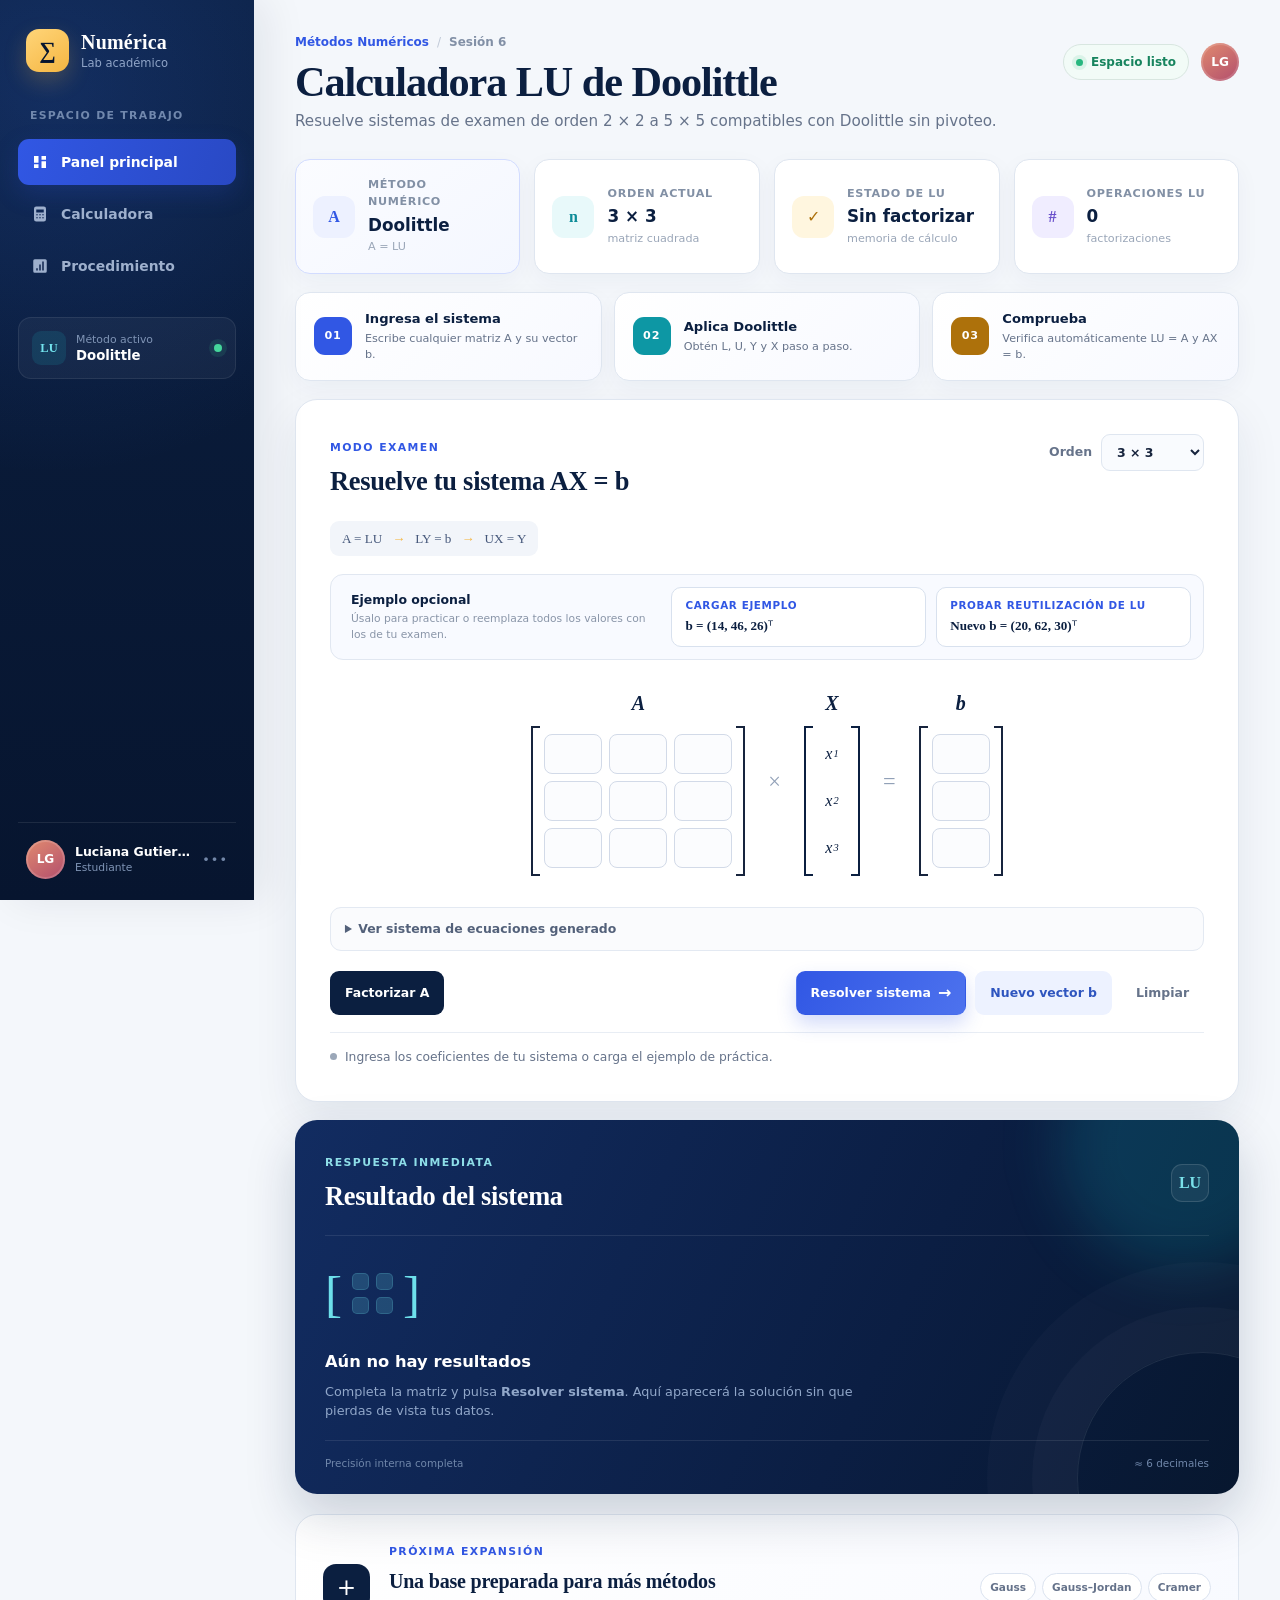
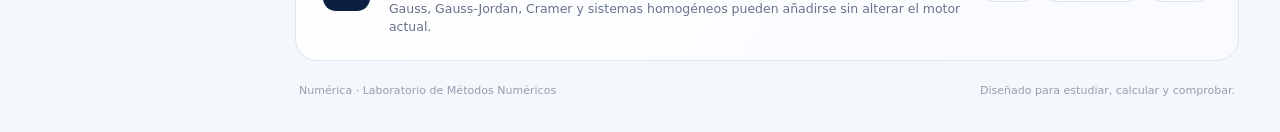
<file: Calculadora_SEL_Doolittle/index.html>
<!doctype html>
<html lang="es">
<head>
  <meta charset="UTF-8">
  <meta name="viewport" content="width=device-width, initial-scale=1.0">
  <meta name="description" content="Dashboard educativo para resolver sistemas lineales mediante factorización LU de Doolittle.">
  <title>Numérica · Dashboard Doolittle</title>
  <link rel="icon" href="data:image/svg+xml,%3Csvg xmlns='http://www.w3.org/2000/svg' viewBox='0 0 64 64'%3E%3Crect width='64' height='64' rx='16' fill='%230b1f44'/%3E%3Cpath d='M43 16H20l14 16-14 16h23' fill='none' stroke='%23ffc857' stroke-width='7' stroke-linecap='round' stroke-linejoin='round'/%3E%3C/svg%3E">
  <link rel="stylesheet" href="css/styles.css">
</head>
<body>
  <div class="app-shell">
    <aside class="sidebar" aria-label="Navegación principal">
      <a class="sidebar-brand" href="#dashboard" aria-label="Ir al panel principal">
        <span class="brand-symbol" aria-hidden="true">∑</span>
        <span class="brand-copy"><strong>Numérica</strong><small>Lab académico</small></span>
      </a>

      <nav class="sidebar-nav">
        <span class="nav-caption">Espacio de trabajo</span>
        <a class="nav-link active" href="#dashboard">
          <svg viewBox="0 0 24 24" aria-hidden="true"><path d="M4 13h6V4H4v9Zm0 7h6v-5H4v5Zm10 0h6v-9h-6v9Zm0-16v5h6V4h-6Z"/></svg>
          <span>Panel principal</span>
        </a>
        <a class="nav-link" href="#calculator">
          <svg viewBox="0 0 24 24" aria-hidden="true"><path d="M7 2h10a3 3 0 0 1 3 3v14a3 3 0 0 1-3 3H7a3 3 0 0 1-3-3V5a3 3 0 0 1 3-3Zm0 4v4h10V6H7Zm1 8a1 1 0 1 0 0-2 1 1 0 0 0 0 2Zm4 0a1 1 0 1 0 0-2 1 1 0 0 0 0 2Zm4 0a1 1 0 1 0 0-2 1 1 0 0 0 0 2Zm-8 4a1 1 0 1 0 0-2 1 1 0 0 0 0 2Zm4 0a1 1 0 1 0 0-2 1 1 0 0 0 0 2Zm4 0a1 1 0 1 0 0-2 1 1 0 0 0 0 2Z"/></svg>
          <span>Calculadora</span>
        </a>
        <a class="nav-link" href="#results">
          <svg viewBox="0 0 24 24" aria-hidden="true"><path d="M5 3h14a2 2 0 0 1 2 2v14a2 2 0 0 1-2 2H5a2 2 0 0 1-2-2V5a2 2 0 0 1 2-2Zm2 12v3h2v-3H7Zm4-5v8h2v-8h-2Zm4-4v12h2V6h-2Z"/></svg>
          <span>Procedimiento</span>
        </a>
      </nav>

      <div class="method-mini-card">
        <div class="method-mini-icon">LU</div>
        <div><small>Método activo</small><strong>Doolittle</strong></div>
        <span class="pulse-dot" aria-label="Disponible"></span>
      </div>

      <div class="sidebar-profile">
        <div class="avatar">LG</div>
        <div class="profile-copy"><strong>Luciana Gutierrez</strong><small>Estudiante</small></div>
        <span class="profile-more" aria-hidden="true">•••</span>
      </div>
    </aside>

    <main class="main-content" id="dashboard">
      <header class="dashboard-header">
        <div>
          <div class="breadcrumb"><span>Métodos Numéricos</span><b>/</b><span>Sesión 6</span></div>
          <h1>Calculadora LU de Doolittle</h1>
          <p>Resuelve sistemas de examen de orden 2 × 2 a 5 × 5 compatibles con Doolittle sin pivoteo.</p>
        </div>
        <div class="header-actions">
          <span class="live-badge"><i></i> Espacio listo</span>
          <div class="header-avatar">LG</div>
        </div>
      </header>

      <section class="metric-grid" aria-label="Resumen del método">
        <article class="metric-card metric-featured"><div class="metric-icon">A</div><div><span>Método numérico</span><strong>Doolittle</strong><small>A = LU</small></div></article>
        <article class="metric-card"><div class="metric-icon cyan">n</div><div><span>Orden actual</span><strong id="current-order">3 × 3</strong><small>matriz cuadrada</small></div></article>
        <article class="metric-card"><div class="metric-icon amber">✓</div><div><span>Estado de LU</span><strong id="matrix-state">Sin factorizar</strong><small>memoria de cálculo</small></div></article>
        <article class="metric-card"><div class="metric-icon violet">#</div><div><span>Operaciones LU</span><strong id="factorization-count" data-testid="factorization-count">0</strong><small>factorizaciones</small></div></article>
      </section>

      <section class="exam-guide" aria-label="Flujo de resolución para examen">
        <article class="exam-step"><span>01</span><div><strong>Ingresa el sistema</strong><small>Escribe cualquier matriz A y su vector b.</small></div></article>
        <article class="exam-step"><span>02</span><div><strong>Aplica Doolittle</strong><small>Obtén L, U, Y y X paso a paso.</small></div></article>
        <article class="exam-step"><span>03</span><div><strong>Comprueba</strong><small>Verifica automáticamente LU = A y AX = b.</small></div></article>
      </section>

      <section class="workspace-grid" id="calculator">
        <article class="calculator-card panel-card">
          <div class="panel-heading">
            <div><span class="section-label">Modo examen</span><h2>Resuelve tu sistema AX = b</h2></div>
            <label class="order-control" for="system-order"><span>Orden</span><select id="system-order" data-testid="system-order"><option value="2">2 × 2</option><option value="3" selected>3 × 3</option><option value="4">4 × 4</option><option value="5">5 × 5</option></select></label>
          </div>

          <div class="formula-ribbon" aria-label="Flujo del método"><span>A = LU</span><b>→</b><span>LY = b</span><b>→</b><span>UX = Y</span></div>

          <div class="exercise-presets" aria-label="Ejemplo opcional de práctica">
            <div class="preset-copy"><span>Ejemplo opcional</span><small>Úsalo para practicar o reemplaza todos los valores con los de tu examen.</small></div>
            <button id="load-example" class="exercise-button" type="button" data-testid="load-example"><span>Cargar ejemplo</span><strong>b = (14, 46, 26)ᵀ</strong></button>
            <button id="load-second" class="exercise-button" type="button" data-testid="load-second"><span>Probar reutilización de LU</span><strong>Nuevo b = (20, 62, 30)ᵀ</strong></button>
          </div>

          <div class="input-equation" aria-label="Entrada matricial A por X igual a b">
            <div class="input-block"><span class="math-label">A</span><div id="matrix-inputs" class="matrix-inputs" data-testid="matrix-inputs"></div></div>
            <span class="equation-symbol">×</span>
            <div class="symbolic-vector" aria-label="Vector de incógnitas X"><span class="math-label">X</span><div id="unknown-vector" class="unknown-vector"></div></div>
            <span class="equation-symbol">=</span>
            <div class="input-block"><span class="math-label">b</span><div id="vector-inputs" class="vector-inputs" data-testid="vector-inputs"></div></div>
          </div>

          <details class="equation-details"><summary>Ver sistema de ecuaciones generado</summary><div id="equation-preview" class="equation-preview" aria-live="polite"></div></details>

          <div class="actions" aria-label="Acciones de la calculadora">
            <button id="factorize" class="button button-secondary" type="button" data-testid="factorize">Factorizar A</button>
            <button id="solve" class="button button-primary" type="button" data-testid="solve">Resolver sistema <span>→</span></button>
            <button id="new-vector" class="button button-soft" type="button" data-testid="new-vector">Nuevo vector b</button>
            <button id="clear" class="button button-text" type="button" data-testid="clear">Limpiar</button>
          </div>
          <div id="status" class="status status-neutral" role="status" aria-live="polite">Ingresa los coeficientes de tu sistema o carga el ejemplo de práctica.</div>
        </article>

        <section class="quick-result-card" aria-labelledby="quick-result-title">
          <div class="result-glow" aria-hidden="true"></div>
          <div class="quick-result-heading"><div><span class="section-label light">Respuesta inmediata</span><h2 id="quick-result-title">Resultado del sistema</h2></div><span class="result-chip">LU</span></div>
          <div id="quick-result" class="quick-result" data-testid="quick-result">
            <div class="empty-result-art" aria-hidden="true"><span>[</span><div><i></i><i></i><i></i><i></i></div><span>]</span></div>
            <h3>Aún no hay resultados</h3>
            <p>Completa la matriz y pulsa <strong>Resolver sistema</strong>. Aquí aparecerá la solución sin que pierdas de vista tus datos.</p>
          </div>
          <div class="quick-footer"><span>Precisión interna completa</span><span>≈ 6 decimales</span></div>
        </section>
      </section>

      <section id="results" class="results panel-card" aria-labelledby="results-title" hidden>
        <div class="results-header"><div><span id="results-phase-label" class="section-label">Procedimiento completo</span><h2 id="results-title">Resolución paso a paso</h2><p id="results-description">Descomposición A = LU, sustituciones sucesivas y comprobaciones del sistema ingresado.</p></div><div class="results-badge"><span>7</span> etapas verificadas</div></div>
        <div id="result-content"></div>
      </section>

      <section class="future-card"><div class="future-mark">+</div><div><span class="section-label">Próxima expansión</span><h2>Una base preparada para más métodos</h2><p>Gauss, Gauss-Jordan, Cramer y sistemas homogéneos pueden añadirse sin alterar el motor actual.</p></div><div class="future-tags"><span>Gauss</span><span>Gauss–Jordan</span><span>Cramer</span></div></section>
      <footer class="dashboard-footer"><span>Numérica · Laboratorio de Métodos Numéricos</span><span>Diseñado para estudiar, calcular y comprobar.</span></footer>
    </main>
  </div>
  <script type="module" src="js/app.js"></script>
</body>
</html>
</file>
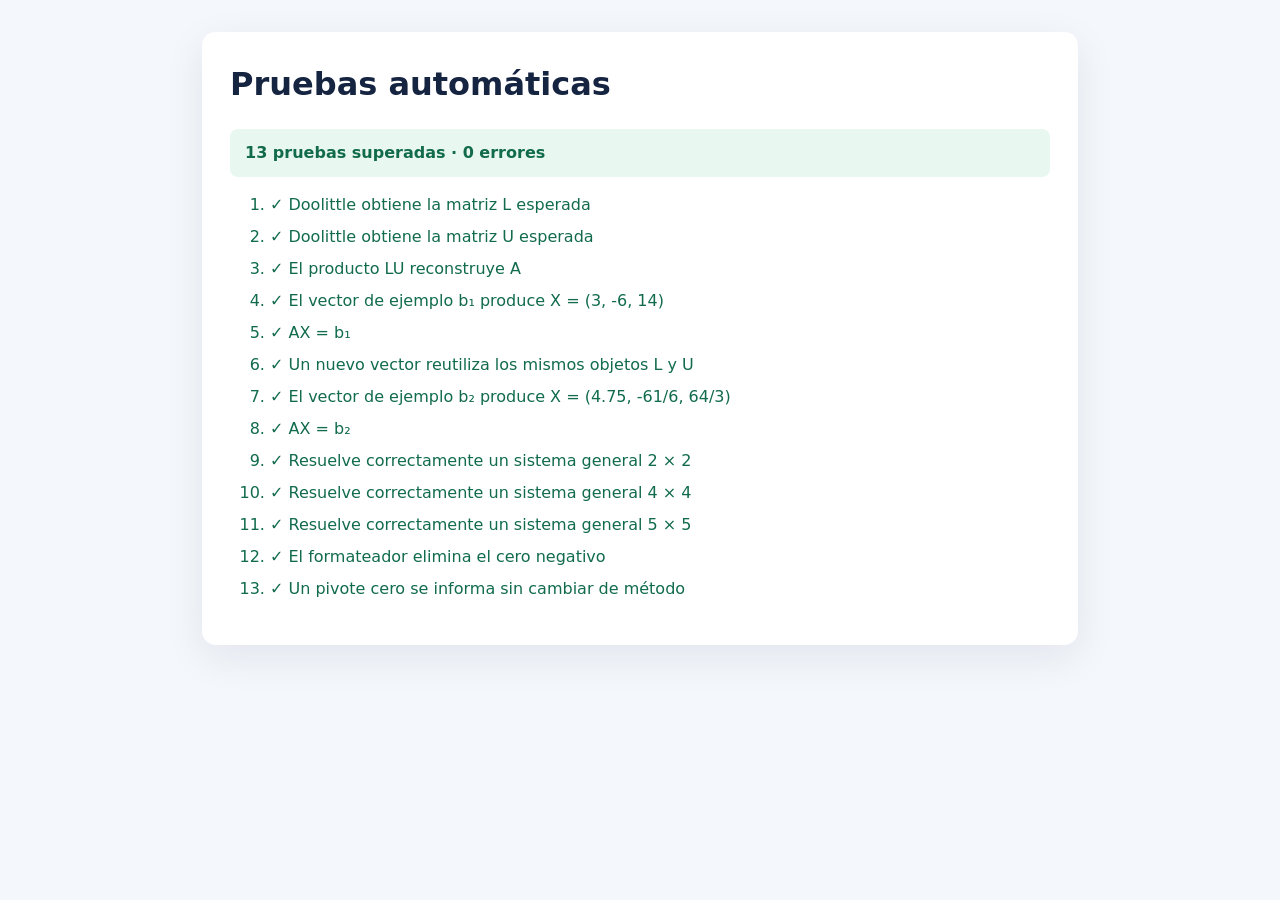
<file: Calculadora_SEL_Doolittle/tests/test.html>
<!doctype html>
<html lang="es">
<head>
  <meta charset="UTF-8">
  <meta name="viewport" content="width=device-width, initial-scale=1.0">
  <title>Pruebas · Doolittle</title>
  <link rel="icon" href="data:,">
  <style>
    body { margin: 0; padding: 32px; color: #152440; background: #f4f7fb; font: 16px/1.5 system-ui, sans-serif; }
    main { max-width: 820px; margin: auto; padding: 28px; border-radius: 14px; background: white; box-shadow: 0 12px 40px #18335b15; }
    h1 { margin-top: 0; }
    #summary { padding: 12px 15px; border-radius: 8px; font-weight: 800; }
    .pass { color: #116b4c; background: #e8f7f0; }
    .fail { color: #a52f2f; background: #fff0f0; }
    li { margin: 8px 0; }
  </style>
</head>
<body>
  <main>
    <h1>Pruebas automáticas</h1>
    <p id="summary">Ejecutando…</p>
    <ol id="results"></ol>
  </main>
  <script type="module">
    import {
      doolittle, solveWithLU, multiplyMatrices, multiplyMatrixVector,
      approximatelyEqualMatrix, approximatelyEqualVector, formatNumber
    } from "../js/doolittle.js";

    const output = document.querySelector("#results");
    const summary = document.querySelector("#summary");
    let passed = 0;
    let failed = 0;

    function test(name, fn) {
      const item = document.createElement("li");
      try {
        fn();
        passed += 1;
        item.textContent = `✓ ${name}`;
        item.style.color = "#116b4c";
      } catch (error) {
        failed += 1;
        item.textContent = `✗ ${name}: ${error.message}`;
        item.style.color = "#a52f2f";
      }
      output.append(item);
    }

    function assert(condition, message) {
      if (!condition) throw new Error(message);
    }

    const A = [[4, 2, 1], [12, 10, 5], [-8, 8, 7]];
    const b1 = [14, 46, 26];
    const b2 = [20, 62, 30];
    const factorization = doolittle(A);

    test("Doolittle obtiene la matriz L esperada", () => {
      assert(approximatelyEqualMatrix(factorization.L, [[1, 0, 0], [3, 1, 0], [-2, 3, 1]]), "L no coincide");
    });
    test("Doolittle obtiene la matriz U esperada", () => {
      assert(approximatelyEqualMatrix(factorization.U, [[4, 2, 1], [0, 4, 2], [0, 0, 3]]), "U no coincide");
    });
    test("El producto LU reconstruye A", () => {
      assert(approximatelyEqualMatrix(multiplyMatrices(factorization.L, factorization.U), A), "LU no reconstruye A");
    });

    const first = solveWithLU(factorization.L, factorization.U, b1);
    test("El vector de ejemplo b₁ produce X = (3, -6, 14)", () => {
      assert(approximatelyEqualVector(first.x, [3, -6, 14]), `X = ${first.x}`);
    });
    test("AX = b₁", () => {
      assert(approximatelyEqualVector(multiplyMatrixVector(A, first.x), b1), "AX no coincide con b₁");
    });

    const sameL = factorization.L;
    const sameU = factorization.U;
    const second = solveWithLU(sameL, sameU, b2);
    test("Un nuevo vector reutiliza los mismos objetos L y U", () => {
      assert(sameL === factorization.L && sameU === factorization.U, "Se reemplazaron L o U");
    });
    test("El vector de ejemplo b₂ produce X = (4.75, -61/6, 64/3)", () => {
      assert(approximatelyEqualVector(second.x, [4.75, -61 / 6, 64 / 3]), `X = ${second.x}`);
    });
    test("AX = b₂", () => {
      assert(approximatelyEqualVector(multiplyMatrixVector(A, second.x), b2), "AX no coincide con b₂");
    });

    const generalCases = [
      {
        label: "2 × 2",
        A: [[2, 1], [4, 3]],
        x: [3, -2]
      },
      {
        label: "4 × 4",
        A: multiplyMatrices(
          [[1, 0, 0, 0], [2, 1, 0, 0], [-1, 3, 1, 0], [0.5, -2, 1, 1]],
          [[4, 1, -2, 0], [0, 3, 1, 2], [0, 0, 5, -1], [0, 0, 0, 2]]
        ),
        x: [2, -1, 3, 0.5]
      },
      {
        label: "5 × 5",
        A: multiplyMatrices(
          [[1, 0, 0, 0, 0], [1, 1, 0, 0, 0], [-2, 0.5, 1, 0, 0], [3, -1, 2, 1, 0], [0.25, 2, -1, 1.5, 1]],
          [[3, 1, 0, -2, 1], [0, 4, 2, 0, -1], [0, 0, 5, 1, 2], [0, 0, 0, 2, 3], [0, 0, 0, 0, 6]]
        ),
        x: [1, -2, 0.5, 3, -1]
      }
    ];

    generalCases.forEach((example) => {
      const rightSide = multiplyMatrixVector(example.A, example.x);
      const lu = doolittle(example.A);
      const solved = solveWithLU(lu.L, lu.U, rightSide);
      test(`Resuelve correctamente un sistema general ${example.label}`, () => {
        assert(approximatelyEqualMatrix(multiplyMatrices(lu.L, lu.U), example.A), "LU no reconstruye A");
        assert(approximatelyEqualVector(solved.x, example.x), `X = ${solved.x}`);
        assert(approximatelyEqualVector(multiplyMatrixVector(example.A, solved.x), rightSide), "AX no coincide con b");
      });
    });
    test("El formateador elimina el cero negativo", () => {
      assert(formatNumber(-1e-13) === "0", "Se mostró un cero negativo");
    });
    test("Un pivote cero se informa sin cambiar de método", () => {
      let detected = false;
      try { doolittle([[0, 1], [1, 1]]); } catch (error) { detected = error.code === "ZERO_PIVOT"; }
      assert(detected, "No se detectó el pivote cero");
    });

    summary.textContent = failed === 0 ? `${passed} pruebas superadas · 0 errores` : `${passed} superadas · ${failed} errores`;
    summary.className = failed === 0 ? "pass" : "fail";
    document.documentElement.dataset.testStatus = failed === 0 ? "passed" : "failed";
  </script>
</body>
</html>
</file>
<file: Calculadora_SEL_Doolittle/css/styles.css>
:root {
  --navy-950:#07152f;--navy-900:#0b1f40;--navy-800:#12305b;--ink:#17243d;--muted:#66738a;
  --canvas:#f4f7fb;--paper:#fff;--line:#dfe6f0;--blue:#3157e4;--blue-dark:#203eb1;
  --cyan:#15b8c8;--amber:#f5b642;--violet:#7b61e8;--success:#17845e;--danger:#bf4148;--warning:#ad710b;
  --radius-lg:22px;--radius-md:15px;--shadow:0 18px 45px rgba(19,40,78,.08);
  font-family:Inter,ui-sans-serif,system-ui,-apple-system,BlinkMacSystemFont,"Segoe UI",sans-serif;color:var(--ink);background:var(--canvas);font-synthesis:none
}
*{box-sizing:border-box}html{scroll-behavior:smooth}body{margin:0;min-width:320px;background:var(--canvas);line-height:1.5}button,input,select{font:inherit}button{color:inherit}h1,h2,h3,p{margin-top:0}a{color:inherit}.app-shell{min-height:100vh}

.sidebar{position:fixed;inset:0 auto 0 0;z-index:20;display:flex;flex-direction:column;width:254px;padding:25px 18px 18px;color:#dce7fb;background:radial-gradient(circle at 20% 10%,rgba(50,104,218,.22),transparent 24rem),linear-gradient(180deg,var(--navy-900),var(--navy-950));box-shadow:12px 0 40px rgba(7,21,47,.08)}
.sidebar::after{content:"";position:absolute;inset:0;pointer-events:none;opacity:.14;background-image:radial-gradient(rgba(255,255,255,.55) .7px,transparent .7px);background-size:18px 18px;mask-image:linear-gradient(to bottom,#000,transparent 65%)}.sidebar>*{position:relative;z-index:1}
.sidebar-brand{display:flex;align-items:center;gap:12px;padding:4px 8px 28px;color:#fff;text-decoration:none}.brand-symbol{display:grid;place-items:center;width:43px;height:43px;border-radius:13px;color:var(--navy-950);background:linear-gradient(145deg,#ffd579,var(--amber));box-shadow:0 9px 22px rgba(245,182,66,.22);font-family:Georgia,serif;font-size:1.45rem;font-weight:800}.brand-copy{display:grid;line-height:1.2}.brand-copy strong{font-family:Georgia,serif;font-size:1.25rem;letter-spacing:.01em}.brand-copy small{margin-top:3px;color:#8fa4c7;font-size:.72rem}
.sidebar-nav{display:grid;gap:6px}.nav-caption{margin:8px 12px 9px;color:#7188ad;font-size:.68rem;font-weight:800;letter-spacing:.12em;text-transform:uppercase}.nav-link{display:flex;align-items:center;gap:12px;min-height:46px;padding:0 13px;border-radius:11px;color:#9eb0cd;text-decoration:none;font-size:.87rem;font-weight:680;transition:.18s ease}.nav-link svg{width:18px;height:18px;fill:currentColor}.nav-link:hover{color:#fff;background:rgba(255,255,255,.065)}.nav-link.active{color:#fff;background:linear-gradient(110deg,#3157e4,#2949c4);box-shadow:0 9px 24px rgba(40,75,194,.24)}
.method-mini-card{display:flex;align-items:center;gap:10px;margin-top:28px;padding:13px;border:1px solid rgba(255,255,255,.08);border-radius:13px;background:rgba(255,255,255,.045)}.method-mini-icon{display:grid;place-items:center;width:34px;height:34px;border-radius:9px;color:#73e4ee;background:rgba(21,184,200,.14);font-family:Georgia,serif;font-size:.78rem;font-weight:800}.method-mini-card div:nth-child(2){display:grid;line-height:1.3}.method-mini-card small{color:#7f94b5;font-size:.68rem}.method-mini-card strong{color:#fff;font-size:.83rem}.pulse-dot{width:8px;height:8px;margin-left:auto;border-radius:50%;background:#45d69b;box-shadow:0 0 0 5px rgba(69,214,155,.11)}
.sidebar-profile{display:flex;align-items:center;gap:10px;margin-top:auto;padding:17px 8px 3px;border-top:1px solid rgba(255,255,255,.09)}.avatar,.header-avatar{display:grid;place-items:center;flex:0 0 auto;border-radius:50%;color:#fff;background:linear-gradient(145deg,#e18b6f,#b24e6d);font-size:.76rem;font-weight:850;box-shadow:inset 0 0 0 2px rgba(255,255,255,.15)}.avatar{width:39px;height:39px}.profile-copy{display:grid;min-width:0;line-height:1.3}.profile-copy strong{overflow:hidden;color:#fff;font-size:.78rem;text-overflow:ellipsis;white-space:nowrap}.profile-copy small{color:#7f94b5;font-size:.67rem}.profile-more{margin-left:auto;color:#7387a8;font-size:.8rem;letter-spacing:.08em}

.main-content{min-height:100vh;margin-left:254px;padding:33px clamp(24px,3.2vw,52px) 30px}.dashboard-header{display:flex;align-items:flex-start;justify-content:space-between;gap:28px;margin-bottom:26px}.breadcrumb{display:flex;align-items:center;gap:8px;margin-bottom:8px;color:#8290a6;font-size:.75rem;font-weight:650}.breadcrumb span:first-child{color:var(--blue)}.breadcrumb b{color:#c0c9d7;font-weight:500}.dashboard-header h1{margin-bottom:5px;color:var(--navy-900);font-family:Georgia,"Times New Roman",serif;font-size:clamp(2rem,3.3vw,2.75rem);font-weight:600;line-height:1.1;letter-spacing:-.025em}.dashboard-header p{margin-bottom:0;color:var(--muted);font-size:.95rem}.header-actions{display:flex;align-items:center;gap:12px;padding-top:10px}.live-badge{display:inline-flex;align-items:center;gap:8px;padding:8px 12px;border:1px solid #d8e6e0;border-radius:999px;color:var(--success);background:#f2fbf7;font-size:.75rem;font-weight:750}.live-badge i{width:7px;height:7px;border-radius:50%;background:#28b77f;box-shadow:0 0 0 4px rgba(40,183,127,.12)}.header-avatar{width:38px;height:38px}
.metric-grid{display:grid;grid-template-columns:repeat(4,minmax(0,1fr));gap:14px;margin-bottom:18px}.metric-card{display:flex;align-items:center;gap:13px;min-height:101px;padding:17px;border:1px solid var(--line);border-radius:var(--radius-md);background:var(--paper);box-shadow:0 8px 25px rgba(27,46,82,.045)}.metric-card>div:last-child{display:grid;min-width:0}.metric-card span{color:#8290a5;font-size:.7rem;font-weight:750;text-transform:uppercase;letter-spacing:.06em}.metric-card strong{overflow:hidden;margin:2px 0 1px;color:var(--navy-900);font-size:1.05rem;text-overflow:ellipsis;white-space:nowrap}.metric-card small{color:#9aa6b8;font-size:.7rem}.metric-icon{display:grid;place-items:center;flex:0 0 auto;width:42px;height:42px;border-radius:12px;color:var(--blue);background:#edf1ff;font-family:Georgia,serif;font-size:1rem;font-weight:800}.metric-icon.cyan{color:#0d8c98;background:#e8f9fa}.metric-icon.amber{color:#ad710b;background:#fff6df}.metric-icon.violet{color:#6a50cb;background:#f0edff}.metric-featured{border-color:#d2dcff;background:linear-gradient(145deg,#fbfcff,#f4f7ff)}
.exam-guide{display:grid;grid-template-columns:repeat(3,minmax(0,1fr));gap:12px;margin-bottom:18px}.exam-step{display:flex;align-items:center;gap:13px;padding:16px 18px;border:1px solid var(--line);border-radius:var(--radius-md);background:linear-gradient(135deg,#fff,#f7f9ff);box-shadow:0 8px 25px rgba(27,46,82,.045)}.exam-step>span{display:grid;place-items:center;flex:0 0 auto;width:38px;height:38px;border-radius:11px;color:#fff;background:var(--blue);font-size:.7rem;font-weight:900;letter-spacing:.07em}.exam-step:nth-child(2)>span{background:#0d97a4}.exam-step:nth-child(3)>span{background:#ad710b}.exam-step div{display:grid;min-width:0}.exam-step strong{color:var(--navy-900);font-size:.82rem}.exam-step small{margin-top:2px;color:var(--muted);font-size:.7rem}

.workspace-grid{display:grid;grid-template-columns:minmax(0,1fr);gap:18px;align-items:stretch}.panel-card{border:1px solid var(--line);border-radius:var(--radius-lg);background:var(--paper);box-shadow:var(--shadow)}.calculator-card{min-width:0;padding:clamp(22px,2.7vw,34px)}.panel-heading,.quick-result-heading,.results-header{display:flex;align-items:flex-start;justify-content:space-between;gap:22px}.section-label{color:var(--blue);font-size:.68rem;font-weight:850;letter-spacing:.13em;text-transform:uppercase}.section-label.light{color:#8edee8}h2{margin:4px 0 0;color:var(--navy-900);font-family:Georgia,"Times New Roman",serif;font-size:1.65rem;font-weight:600;letter-spacing:-.01em}.order-control{display:flex;align-items:center;gap:9px;color:var(--muted);font-size:.78rem;font-weight:760}select{padding:9px 33px 9px 11px;border:1px solid var(--line);border-radius:9px;color:var(--ink);background:#f9fbfe;cursor:pointer}select:focus,input:focus{outline:none;border-color:var(--blue);box-shadow:0 0 0 3px rgba(49,87,228,.11)}
.formula-ribbon{display:flex;align-items:center;gap:10px;width:max-content;margin:19px 0 5px;padding:8px 12px;border-radius:9px;color:#45577a;background:#f2f5fa;font-family:Georgia,serif;font-size:.82rem}.formula-ribbon b{color:var(--amber)}.input-equation{display:flex;align-items:center;justify-content:center;gap:clamp(10px,1.8vw,25px);min-height:245px;padding:24px 12px;overflow-x:auto}.input-block,.symbolic-vector{display:grid;justify-items:center;gap:8px}.math-label{color:var(--navy-900);font-family:Georgia,serif;font-size:1.25rem;font-style:italic;font-weight:700}.matrix-inputs,.vector-inputs,.unknown-vector,.matrix-grid{position:relative;display:grid;gap:7px;padding:8px 13px}.matrix-inputs::before,.vector-inputs::before,.unknown-vector::before,.matrix-grid::before,.matrix-inputs::after,.vector-inputs::after,.unknown-vector::after,.matrix-grid::after{content:"";position:absolute;inset-block:0;width:7px;border-block:2px solid currentColor}.matrix-inputs::before,.vector-inputs::before,.unknown-vector::before,.matrix-grid::before{left:0;border-left:2px solid currentColor}.matrix-inputs::after,.vector-inputs::after,.unknown-vector::after,.matrix-grid::after{right:0;border-right:2px solid currentColor}.coefficient-input,.vector-input{width:58px;height:40px;padding:6px 4px;border:1px solid #d2dae8;border-radius:8px;color:var(--ink);background:#fbfcfe;text-align:center;transition:.16s ease}.coefficient-input:hover,.vector-input:hover{border-color:#aab8cf;background:#fff}.coefficient-input:disabled{color:#69758a;background:#e9eef5;cursor:not-allowed}.unknown-vector{color:var(--navy-900);font-family:Georgia,serif;font-style:italic}.unknown-vector span{display:flex;align-items:center;justify-content:center;gap:1px;width:30px;height:40px;white-space:nowrap}.unknown-vector sub{font-size:.65em}.equation-symbol{color:#91a0b7;font-family:Georgia,serif;font-size:1.4rem}
.exercise-presets{display:grid;grid-template-columns:minmax(180px,1fr) minmax(190px,.8fr) minmax(190px,.8fr);gap:10px;margin-top:18px;padding:12px;border:1px solid #e1e7f1;border-radius:13px;background:#f8faff}.preset-copy{display:grid;align-content:center;padding:0 8px}.preset-copy span{color:var(--navy-900);font-size:.78rem;font-weight:820}.preset-copy small{margin-top:2px;color:#8995a8;font-size:.67rem}.exercise-button{display:grid;gap:2px;padding:10px 13px;border:1px solid #d8e1ee;border-radius:10px;color:#53617a;background:#fff;text-align:left;cursor:pointer;transition:.16s ease}.exercise-button:hover{border-color:#aebfe2;transform:translateY(-1px)}.exercise-button span{color:var(--blue);font-size:.65rem;font-weight:850;letter-spacing:.06em;text-transform:uppercase}.exercise-button strong{color:var(--navy-900);font-family:"Cambria Math",Georgia,serif;font-size:.82rem}.exercise-button.is-active{border-color:#6f8cf0;background:#edf2ff;box-shadow:0 0 0 3px rgba(49,87,228,.09)}.exercise-button.is-active::after{content:"Seleccionado";margin-top:3px;color:var(--success);font-family:Inter,sans-serif;font-size:.61rem;font-weight:800}
.equation-details{margin:2px 0 20px;border:1px solid #e3e9f2;border-radius:11px;background:#fafbfd}.equation-details summary{padding:12px 14px;color:#53617a;font-size:.78rem;font-weight:760;cursor:pointer}.equation-preview{display:grid;gap:5px;padding:0 15px 14px;color:#40506c;font-family:Georgia,serif;font-size:.9rem}.actions{display:flex;flex-wrap:wrap;gap:9px}.button{display:inline-flex;align-items:center;justify-content:center;gap:7px;min-height:42px;padding:9px 14px;border:1px solid transparent;border-radius:9px;font-size:.78rem;font-weight:790;cursor:pointer;transition:transform .16s,box-shadow .16s,background .16s}.button:hover{transform:translateY(-1px)}.button:focus-visible{outline:3px solid rgba(49,87,228,.2);outline-offset:2px}.button svg{width:16px;height:16px;fill:none;stroke:currentColor;stroke-width:1.8;stroke-linecap:round;stroke-linejoin:round}.button-primary{margin-left:auto;color:#fff;background:linear-gradient(120deg,var(--blue),#4d72ee);box-shadow:0 9px 19px rgba(49,87,228,.22)}.button-primary:hover{background:linear-gradient(120deg,var(--blue-dark),var(--blue))}.button-primary span{font-size:1rem}.button-secondary{color:#fff;background:var(--navy-900)}.button-ghost{color:var(--navy-800);border-color:#cfd9e8;background:#fff}.button-soft{color:#2e55bf;background:#edf2ff}.button-text{color:var(--muted);background:transparent}.status{display:flex;align-items:flex-start;gap:8px;margin-top:17px;padding-top:15px;border-top:1px solid #e8edf4;color:var(--muted);font-size:.77rem}.status::before{content:"";flex:0 0 auto;width:7px;height:7px;margin-top:.38em;border-radius:50%;background:#9ba7b8}.status-success{color:var(--success)}.status-success::before{background:var(--success)}.status-warning{color:var(--warning)}.status-warning::before{background:var(--warning)}.status-error{color:var(--danger)}.status-error::before{background:var(--danger)}

.quick-result-card{position:relative;overflow:hidden;min-height:0;padding:29px 30px 22px;border-radius:var(--radius-lg);color:#fff;background:linear-gradient(115deg,#122c61 0%,#0b1e43 62%,#07172f 100%);box-shadow:0 22px 50px rgba(11,31,64,.18)}.quick-result-card::after{content:"";position:absolute;right:-90px;bottom:-110px;width:250px;height:250px;border:1px solid rgba(255,255,255,.09);border-radius:50%;box-shadow:0 0 0 45px rgba(255,255,255,.025),0 0 0 90px rgba(255,255,255,.018)}.result-glow{position:absolute;top:-100px;right:-70px;width:250px;height:250px;border-radius:50%;background:rgba(21,184,200,.18);filter:blur(28px)}.quick-result-card>:not(.result-glow){position:relative;z-index:1}.quick-result-heading{align-items:center;padding-bottom:18px;border-bottom:1px solid rgba(255,255,255,.09)}.quick-result-heading h2{color:#fff}.result-chip{display:grid;place-items:center;width:38px;height:38px;border:1px solid rgba(255,255,255,.13);border-radius:11px;color:#79e1ea;background:rgba(255,255,255,.06);font-family:Georgia,serif;font-weight:800}.quick-result{min-height:0;padding:20px 0}.quick-result h3{margin:18px 0 7px;font-size:1.02rem}.quick-result>p{max-width:560px;margin:0;color:#91a7c9;font-size:.8rem}.empty-result-art{display:flex;align-items:center;gap:10px;color:#6de0eb;font-family:Georgia,serif;font-size:3.2rem;font-weight:200}.empty-result-art div{display:grid;grid-template-columns:repeat(2,17px);gap:7px}.empty-result-art i{width:17px;height:17px;border-radius:5px;background:rgba(109,224,235,.18);box-shadow:inset 0 0 0 1px rgba(109,224,235,.18)}.quick-footer{display:flex;justify-content:space-between;gap:12px;padding-top:15px;border-top:1px solid rgba(255,255,255,.09);color:#7087aa;font-size:.65rem}.quick-matrix-row{display:grid;grid-template-columns:minmax(120px,.75fr) minmax(120px,.75fr) minmax(220px,1.4fr) minmax(220px,1.4fr);gap:12px;margin-top:16px}.quick-matrix-row.factorization-row{grid-template-columns:repeat(2,minmax(0,1fr))}.quick-math-card{min-width:0;padding:15px 14px;border:1px solid rgba(255,255,255,.09);border-radius:12px;background:rgba(255,255,255,.055)}.quick-math-card.primary{border-color:rgba(109,224,235,.25);background:linear-gradient(120deg,rgba(21,184,200,.14),rgba(49,87,228,.15))}.quick-math-card .math-card-title{color:#8da3c6}.quick-math-card.primary .math-card-title{color:#78dfe9}.quick-math-card .matrix-grid{color:#fff;font-size:.9rem}.quick-solution-title{margin:2px 0;color:#fff;font-family:Georgia,serif;font-size:1.25rem}.quick-solution-caption{color:#8fa5c6;font-size:.74rem}.quick-checks{display:flex;flex-wrap:wrap;gap:9px 22px;margin-top:16px}.quick-check{display:flex;align-items:center;gap:7px;color:#8de3bd;font-size:.76rem;font-weight:700}.quick-check::before{content:"✓";display:grid;place-items:center;width:18px;height:18px;border-radius:50%;color:#082b20;background:#58d69b;font-size:.66rem}
.quick-detail-link{display:flex;align-items:center;justify-content:space-between;margin-top:16px;padding:11px 13px;border:1px solid rgba(255,255,255,.1);border-radius:10px;color:#dce8fb;background:rgba(255,255,255,.045);font-size:.72rem;font-weight:750;text-decoration:none}.quick-detail-link:hover{border-color:rgba(109,224,235,.28);background:rgba(109,224,235,.08)}.quick-detail-link span{color:#6de0eb;font-size:.9rem}

.results{margin-top:20px;padding:clamp(24px,3vw,38px)}.results-header{align-items:center;margin-bottom:8px;padding-bottom:24px;border-bottom:1px solid var(--line)}.results-header p{margin:6px 0 0;color:var(--muted);font-size:.82rem}.results-badge{display:flex;align-items:center;gap:9px;padding:9px 12px;border-radius:10px;color:#596882;background:#f3f6fb;font-size:.73rem;font-weight:750}.results-badge span{display:grid;place-items:center;width:23px;height:23px;border-radius:7px;color:#fff;background:var(--blue)}.procedure-section{display:grid;grid-template-columns:52px minmax(0,1fr);gap:19px;padding:27px 0;border-top:1px solid var(--line)}.procedure-section:first-child{border-top:0}.section-number{display:grid;place-items:center;width:40px;height:40px;border-radius:12px;color:var(--blue);background:#edf1ff;font-weight:850}.procedure-body h3{margin-bottom:4px;color:var(--navy-900);font-size:1.02rem}.procedure-intro{margin-bottom:16px;color:var(--muted);font-size:.8rem}.math-row,.matrix-pair,.verification-grid,.solution-grid{display:flex;flex-wrap:wrap;align-items:flex-start;gap:13px}.math-card,.verification-card,.solution-card{padding:16px;border:1px solid var(--line);border-radius:12px;background:#fafbfd}.math-card-title{margin-bottom:10px;color:#748198;font-size:.65rem;font-weight:850;letter-spacing:.09em;text-transform:uppercase}.matrix-grid{width:max-content;grid-auto-rows:25px;gap:3px 12px;color:var(--navy-900);font-family:"Cambria Math",Georgia,serif}.matrix-cell{min-width:38px;text-align:center}.step-list{display:grid;gap:7px;margin-top:14px}.calculation-step{padding:10px 13px;border-left:3px solid #a9bde8;border-radius:0 8px 8px 0;color:#3b4b66;background:#f7f9fc;font-family:"Cambria Math",Georgia,serif;font-size:.83rem;overflow-wrap:anywhere}.calculation-step strong{color:var(--navy-900)}.reuse-note{margin-bottom:15px;padding:12px 14px;border-radius:9px;color:var(--success);background:#e9f8f1;font-size:.8rem;font-weight:720}.solution-card{min-width:175px;border-color:#bfd0f6;background:linear-gradient(145deg,#f5f8ff,#fff)}.verification-card{flex:1 1 250px}.verification-status{display:inline-flex;align-items:center;gap:7px;margin-top:10px;color:var(--success);font-size:.78rem;font-weight:800}.verification-status::before{content:"✓";display:grid;place-items:center;width:20px;height:20px;border-radius:50%;color:#fff;background:var(--success);font-size:.68rem}.verification-status.fail{color:var(--danger)}.verification-status.fail::before{content:"!";background:var(--danger)}
.future-card{display:grid;grid-template-columns:auto 1fr auto;align-items:center;gap:19px;margin-top:20px;padding:23px 27px;border:1px solid var(--line);border-radius:var(--radius-lg);background:linear-gradient(120deg,#fff,#f8faff)}.future-mark{display:grid;place-items:center;width:47px;height:47px;border-radius:13px;color:#fff;background:var(--navy-900);font-size:1.45rem}.future-card h2{font-size:1.25rem}.future-card p{margin:4px 0 0;color:var(--muted);font-size:.78rem}.future-tags{display:flex;flex-wrap:wrap;justify-content:flex-end;gap:6px}.future-tags span{padding:6px 9px;border:1px solid #dbe3f0;border-radius:999px;color:#65728a;background:#fff;font-size:.66rem;font-weight:700}.dashboard-footer{display:flex;justify-content:space-between;gap:20px;padding:22px 4px 2px;color:#929eb0;font-size:.69rem}
@media(max-width:1180px){.metric-grid{grid-template-columns:repeat(2,minmax(0,1fr))}.quick-matrix-row{grid-template-columns:repeat(2,minmax(0,1fr))}}
@media(max-width:860px){.sidebar{position:relative;width:100%;min-height:auto;padding:15px 18px;flex-direction:row;align-items:center;gap:15px}.sidebar::after,.method-mini-card,.nav-caption,.sidebar-profile .profile-copy,.profile-more{display:none}.sidebar-brand{padding:0}.sidebar-nav{display:flex;margin-left:auto}.nav-link{min-height:40px;padding:0 11px}.nav-link span{display:none}.sidebar-profile{margin:0;padding:0;border:0}.main-content{margin-left:0;padding:25px 18px}}
@media(max-width:860px){.exam-guide{grid-template-columns:1fr}}
@media(max-width:620px){.brand-copy small,.header-actions{display:none}.dashboard-header{margin-bottom:20px}.metric-grid{grid-template-columns:1fr 1fr;gap:9px}.metric-card{min-height:88px;padding:12px}.metric-icon{width:36px;height:36px}.metric-card span{font-size:.58rem}.metric-card strong{font-size:.85rem}.metric-card small{display:none}.exam-step{padding:14px}.calculator-card,.quick-result-card,.results{padding:20px 15px;border-radius:17px}.panel-heading,.results-header{flex-direction:column}.order-control{width:100%;justify-content:space-between}.exercise-presets{grid-template-columns:1fr}.preset-copy{padding:3px 2px 6px}.input-equation{justify-content:flex-start;min-height:225px}.button-primary{margin-left:0}.actions .button{flex:1 1 auto}.quick-matrix-row,.quick-matrix-row.factorization-row{grid-template-columns:1fr}.procedure-section{grid-template-columns:1fr;gap:8px}.future-card{grid-template-columns:auto 1fr;padding:20px 16px}.future-tags{display:none}.dashboard-footer{flex-direction:column;gap:4px}}
@media(prefers-reduced-motion:reduce){html{scroll-behavior:auto}*,*::before,*::after{transition-duration:.01ms!important}}
</file>
